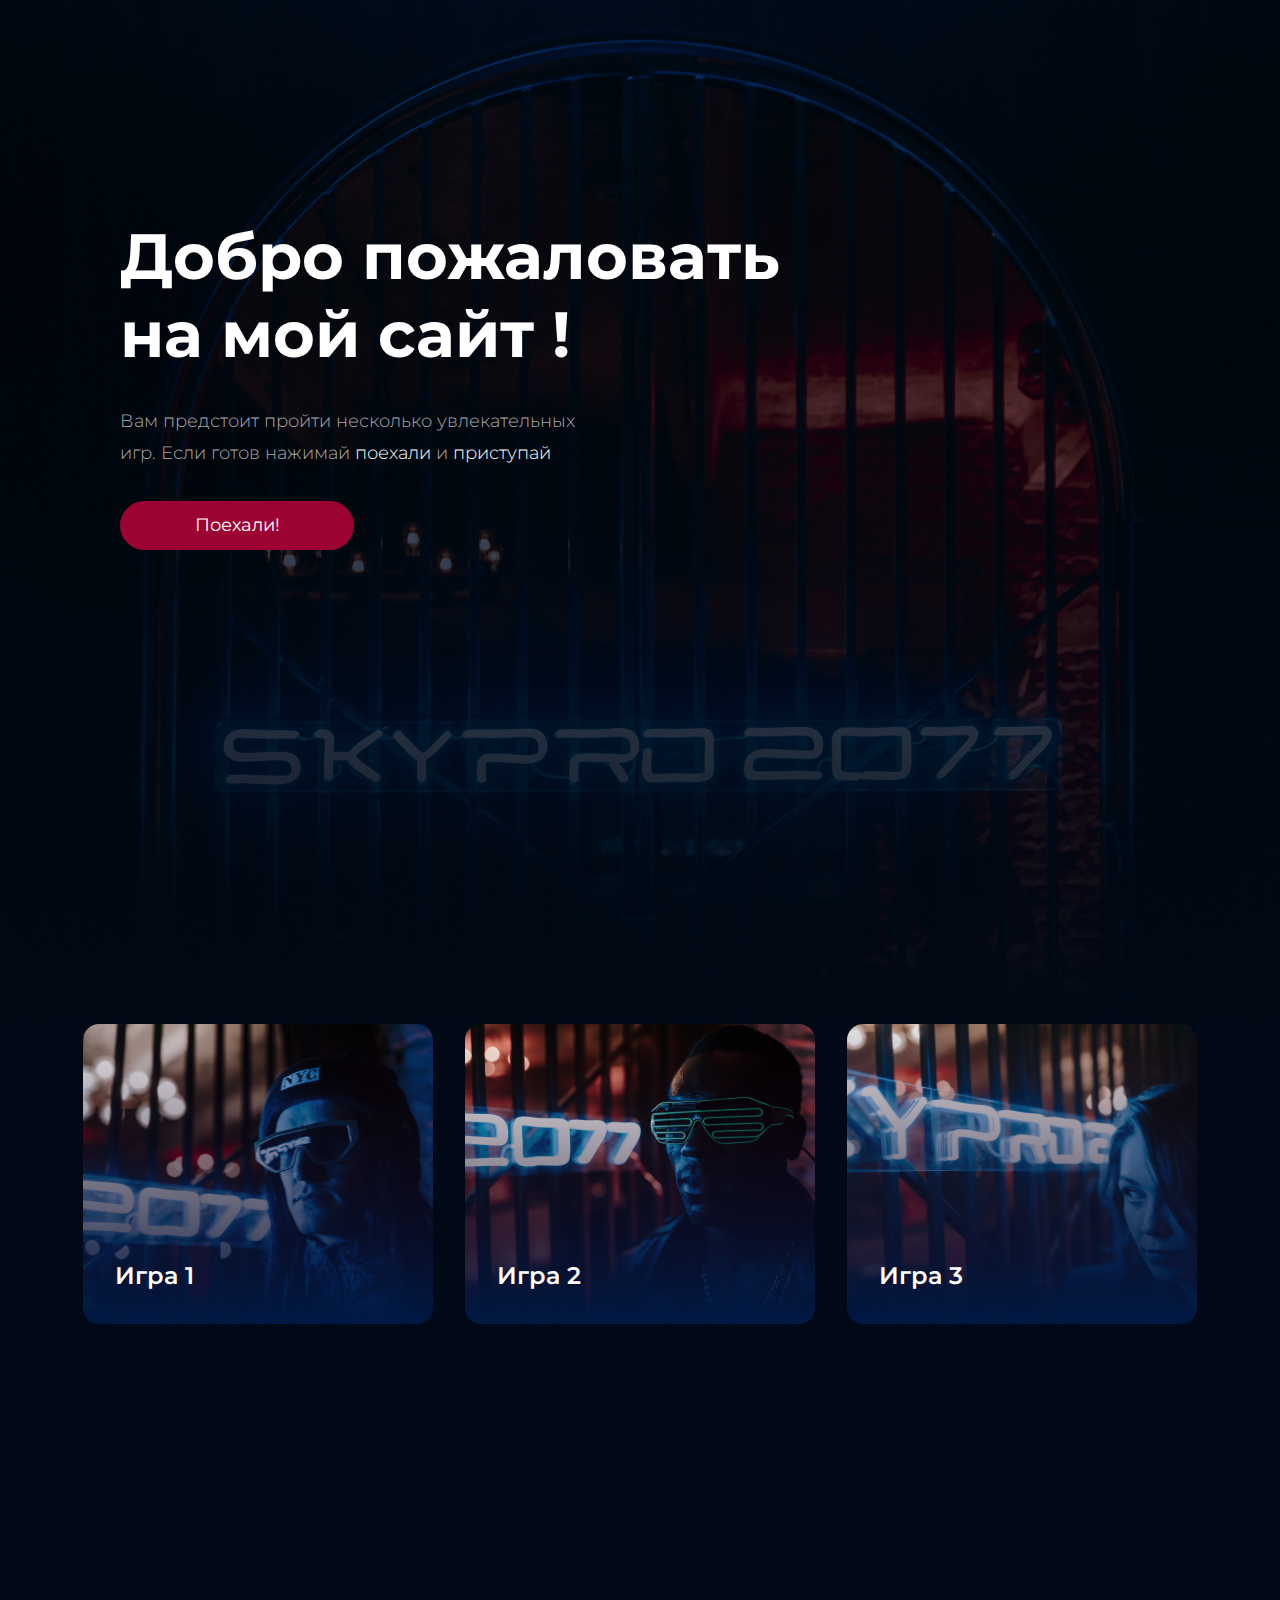
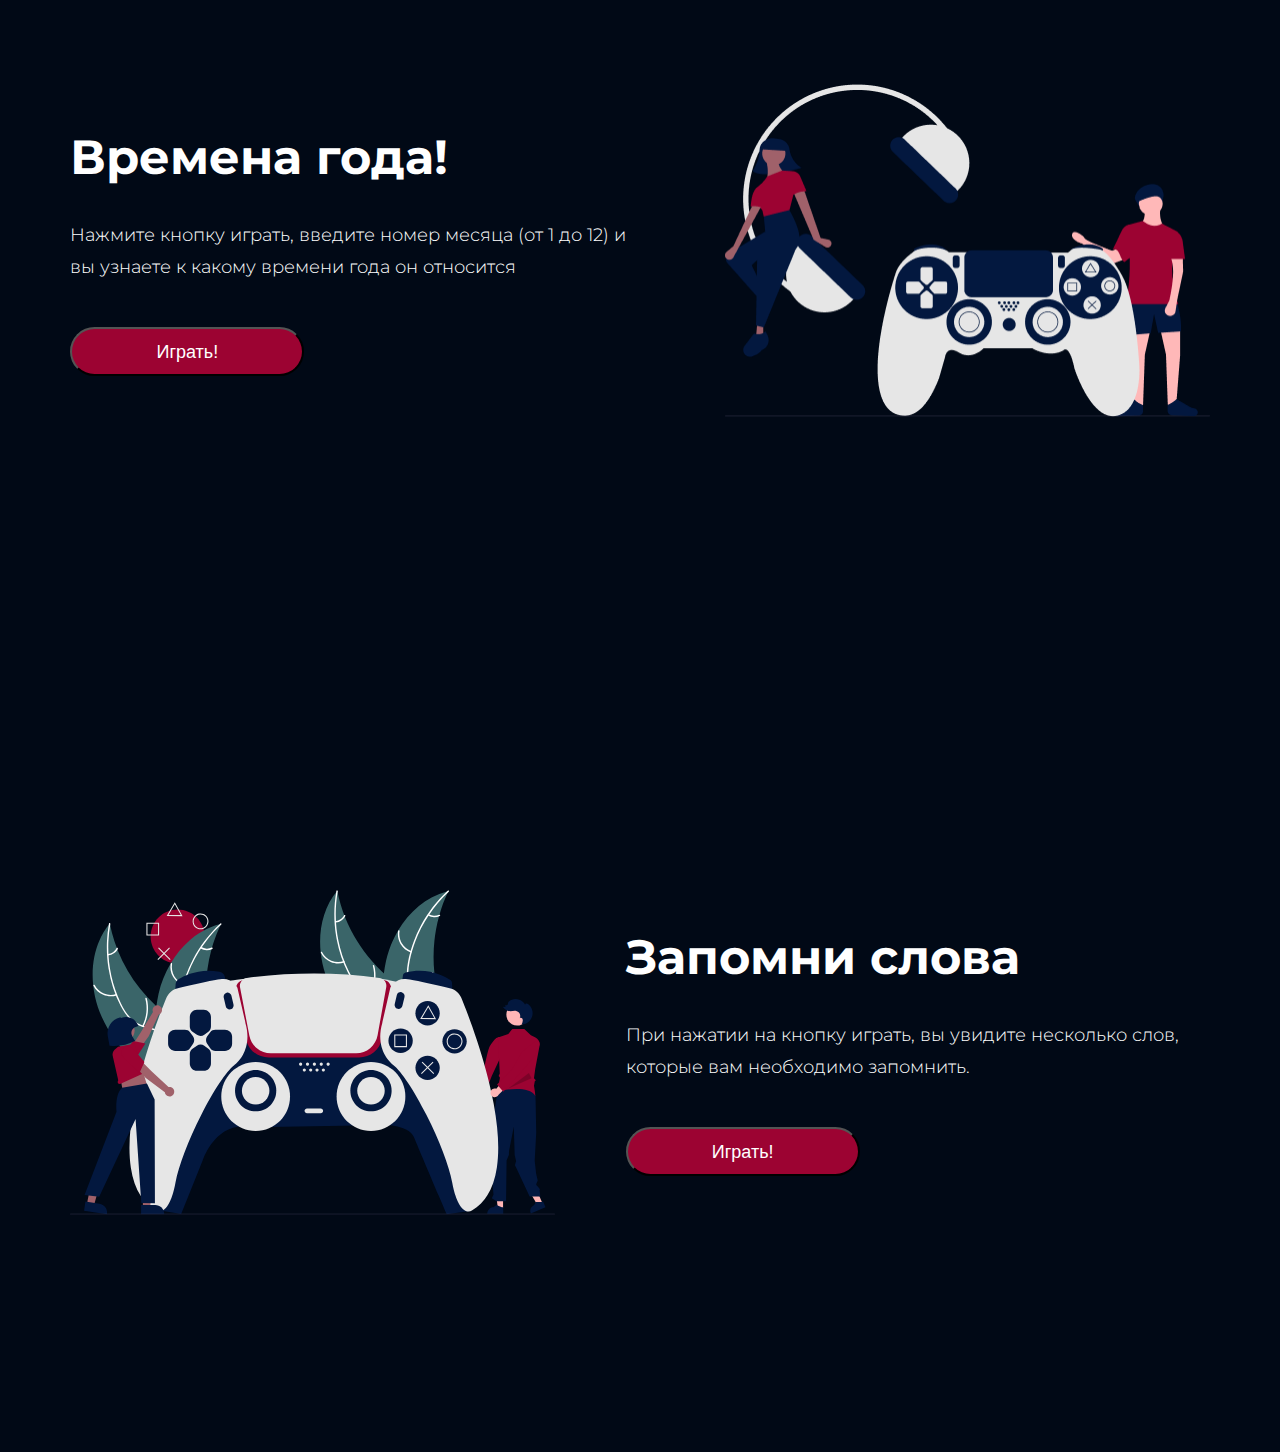
<file: index.html>
<!DOCTYPE html>
<html lang="en">
<head>
    <meta charset="UTF-8">
    <meta http-equiv="X-UA-Compatible" content="IE=edge">
    <meta name="viewport" content="width=device-width, initial-scale=1.0">
    <title>Homework1</title>
    <link rel="preconnect" href="https://fonts.googleapis.com">
    <link rel="preconnect" href="https://fonts.gstatic.com" crossorigin>
    <link href="https://fonts.googleapis.com/css2?family=Montserrat:wght@300;400;500;600;700&display=swap"
        rel="stylesheet">
    <link rel="stylesheet" href="style.css">
</head>
<body>


    <div  class="top center">
    <section class="header">
        <h1 class="main__header">Добро пожаловать <br> на мой сайт !</h1>
        <p class="text">Вам предстоит пройти несколько увлекательных игр. Если готов нажимай <span
            class="span">поехали</span> и <span class="span">приступай</span> </p>
        
        <div class="header__button">
            <a class="header__button-link" href="#">Поехали!</a>
        </div>

    </section>
    </div>


<section class="for center">
    <div class="for-box center">
        <div class="for__item for__item_1">Игра 1</div>
        <div class="for__item for__item_2">Игра 2</div>
        <div class="for__item for__item_3">Игра 3</div>
    </div>
</section>

<section class="sevason center">
    <div class="sevason__block ">
        <h1 class="sevason__title">Времена года!</h1>
        <p class="sevason__page">Нажмите кнопку играть, введите номер месяца (от 1 до 12) 
            и вы узнаете к какому времени года он относится</p>
        <button onclick="seasonsGame()" class="sevason__button">Играть!</button>
    </div>
    <div class="sevason__info">
    <img src="img/y1.png" alt="" class="sevason__info-img">
</div>    
</section>

<div class="sevason center">
    <img class="sevason__info-img " src="img/img2.svg" alt="sevason2">
    <div class="sevason__block sevason__block--word">
        <h2 class="sevason__title">Запомни слова</h2>
        <p class="sevason__page page">При нажатии на кнопку играть, вы увидите несколько слов, которые вам необходимо запомнить.</p>
        <button class="sevason__button button" onclick="rememberWords()">Играть!</button>
    </div>
</div>

<script src="game.js"></script>
 <script src="zadanie5.js"></script>

</body>

</html>
</file>
<file: style.css>
@import url("https://fonts.googleapis.com/css2?family=Montserrat:wght@300;400;600;700&display=swap");
* {
  margin: 0;
  padding: 0;
  box-sizing: border-box;
}

body {
  font-family: "Montserrat";
}

a {
  text-decoration: none;
}

* {
  padding: 0;
  margin: 0;
  box-sizing: border-box;
}

.center {
  padding-left: calc(50% - 720px);
  padding-right: calc(50% - 720px);
}

.span {
  color: #FFFFFF;
  transition: all 0.5s ease;
}

.span:hover {
  color: blue;
  -webkit-text-shadow: 2px 2px 2px #000;
  -moz-text-shadow: 2px 2px 2px #000;
  text-shadow: 2px 2px 2px #000;
}

.top {
  height: 1024px;
  background-image: url(img/hw1.jpg);
  background-repeat: no-repeat;
  background-position: center;
  background-size: cover;
  display: flex;
  flex-direction: column;
}

.header {
  padding-top: 217px;
  display: flex;
  flex-direction: column;
  gap: 32px;
}

.main__header {
  font-style: 64px;
  font-weight: 700;
  font-size: 64px;
  line-height: 78px;
  color: #FFFFFF;
  max-width: 786px;
  padding-left: 120px;
}

.text {
  color: darkgray;
  max-width: 481px;
  font-weight: 300;
  font-size: 18px;
  line-height: 32px;
  display: inline;
  margin-left: 120px;
}

.header__button {
  background: #9C0332;
  border-radius: 30px;
  width: 234.06px;
  height: 48.6px;
  display: flex;
  align-items: center;
  justify-content: center;
  transition: all 0.5s;
  margin-left: 120px;
}

.header__button-link {
  font-size: 18px;
  line-height: 22px;
  color: #FFFFFF;
  transition: all 0.3s;
}

.header__button-link:hover {
  letter-spacing: 2px;
  color: blue;
}

.header__button__button:hover::before {
  opacity: 1;
  transform: scale(1, 1);
}

.header__button__button:hover::after {
  opacity: 0;
  transform: scale(0.1, 1);
}

.for {
  background-image: url(img/hw2.jpg);
  background-repeat: no-repeat;
  background-position: center;
  background-size: cover;
  display: flex;
  justify-content: center;
  align-items: center;
  flex-wrap: wrap;
  gap: 32px;
}

.for-box {
  display: flex;
  justify-content: center;
  align-items: center;
  flex-wrap: wrap;
  gap: 32px;
  padding-bottom: 128px;
  max-width: 1440px;
}

.for__item {
  width: 379px;
  height: 300px;
  background: linear-gradient(180deg, rgba(39, 1, 15, 0) 0%, #001944 100%), url(0023.jpg);
  border-radius: 16px;
  color: #FFFFFF;
  font-style: normal;
  font-weight: 600;
  font-size: 24px;
  display: flex;
  align-items: flex-end;
  line-height: 32px;
  padding: 32px;
}

.for__item_1:hover {
  transform: rotateY(180deg);
}

.for__item_1 {
  height: 300px;
  width: 350px;
  border-radius: 16px;
  background-image: url(img/for1.jpg);
  background-repeat: no-repeat;
  background-position: center;
  background-size: cover;
  display: flex;
  align-items: flex-end;
}

.for__item_2:hover {
  transform: rotateY(180deg);
}

.for__item_2 {
  height: 300px;
  width: 350px;
  border-radius: 16px;
  background-image: url(img/for2.jpg);
  background-repeat: no-repeat;
  background-position: center;
  background-size: cover;
  display: flex;
  align-items: flex-end;
}

.for__item_3:hover {
  transform: rotateY(180deg);
}

.for__item_3 {
  height: 300px;
  width: 350px;
  border-radius: 16px;
  background-image: url(img/for3.jpg);
  background-repeat: no-repeat;
  background-position: center;
  background-size: cover;
  display: flex;
  align-items: flex-end;
}

.sevason {
  background-image: url(img/hw3.jpg);
  background-repeat: no-repeat;
  background-position: center;
  background-size: cover;
  display: flex;
  justify-content: space-evenly;
  align-items: center;
  flex-wrap: wrap;
  min-height: 800px;
}

.sevason__title {
  font-weight: 700;
  font-size: 48px;
  color: #FFFFFF;
  font-style: normal;
  line-height: 59px;
  display: flex;
  align-items: center;
}

.sevason__page {
  font-style: normal;
  font-family: "Montserrat";
  margin-top: 32px;
  color: #fff;
  font-weight: 300;
  font-size: 18px;
  line-height: 32px;
  width: 584px;
}

.sevason__block {
  display: flex;
  flex-direction: column;
  align-items: start;
}

.sevason__info-img {
  width: 485px;
  height: 333px;
}

.sevason__button {
  background: #9C0332;
  border-radius: 30px;
  width: 234.06px;
  height: 48.6px;
  color: #FFFFFF;
  font-style: normal;
  font-weight: 400;
  font-size: 18px;
  line-height: 22px;
  margin-top: 44px;
  display: flex;
  align-items: center;
  justify-content: center;
  transition: all 0.5s;
  padding-left: 0%;
}

.sevason__button:hover {
  letter-spacing: 2px;
  color: blue;
}

.sevason__button:hover::before {
  opacity: 1;
  transform: scale(1, 1);
}

.sevason__button:hover::after {
  opacity: 0;
  transform: scale(0.1, 1);
}

@media (max-width: 767px) {
  .center {
    padding-left: 16px;
    padding-right: 16px;
  }
  .header {
    display: flex;
    align-items: center;
    height: 735px;
  }
  .header__button {
    margin-left: 0%;
  }
  .main__header {
    font-weight: 700;
    font-size: 32px;
    line-height: 39px;
    text-align: center;
    padding-top: 238px;
    padding-left: 0%;
  }
  .text {
    font-size: 14px;
    line-height: 22px;
    padding-left: 0%;
    text-align: center;
    margin-left: 0%;
  }
  .button-link {
    margin-left: 0%;
  }
  .for-box {
    display: flex;
    flex-direction: column;
  }
  .for {
    display: flex;
    flex-direction: column;
    align-items: center;
    gap: 32px;
    padding-top: 128px;
  }
  .for__item_1 {
    width: 300px;
    height: 300px;
  }
  .for__item_2 {
    width: 300px;
    height: 300px;
  }
  .for__item_3 {
    width: 300px;
    height: 300px;
  }
  .sevason {
    background: #000915;
    display: flex;
    flex-wrap: wrap;
    align-items: center;
    padding-top: 233px;
    padding-bottom: 233px;
    justify-content: space-between;
  }
  .sevason__block {
    display: flex;
    flex-direction: column;
    align-items: start;
  }
  .sevason__title {
    font-style: normal;
    font-weight: 700;
    font-size: 48px;
    line-height: 59px;
    display: flex;
    align-items: center;
    color: #FFFFFF;
  }
  .sevason__button {
    border: 1px solid #9c0332;
  }
}
@media (max-width: 767px) {
  .center {
    padding-left: 16px;
    padding-right: 16px;
  }
  .header {
    display: flex;
    align-items: center;
    height: 735px;
  }
  .header__button {
    margin-left: 0%;
  }
  .main__header {
    font-weight: 700;
    font-size: 32px;
    line-height: 39px;
    text-align: center;
    padding-top: 238px;
    padding-left: 0%;
  }
  .text {
    font-size: 14px;
    line-height: 22px;
    padding-left: 0%;
    text-align: center;
    margin-left: 0%;
  }
  .button-link {
    margin-left: 0%;
  }
  .for-box {
    display: flex;
    flex-direction: column;
  }
  .for {
    display: flex;
    flex-direction: column;
    align-items: center;
    gap: 32px;
    padding-top: 128px;
  }
  .for__item_1 {
    width: 300px;
    height: 300px;
  }
  .for__item_2 {
    width: 300px;
    height: 300px;
  }
  .for__item_3 {
    width: 300px;
    height: 300px;
  }
  .sevason {
    display: flex;
    align-items: center;
    height: 735px;
  }
  .sevason__button {
    margin-left: 0%;
  }
  .sevason__title {
    font-size: 32px;
    line-height: 39px;
    text-align: center;
  }
  .sevason__page {
    font-style: normal;
    font-size: 14px;
    line-height: 22px;
    text-align: center;
    width: 343px;
  }
  .sevason__button {
    font-style: normal;
    font-weight: 400;
    font-size: 18px;
  }
  .sevason__block {
    display: flex;
    flex-direction: column;
    align-items: center;
  }
  .sevason__info-img {
    width: 344px;
    height: 236px;
  }
}/*# sourceMappingURL=style.css.map */
</file>
